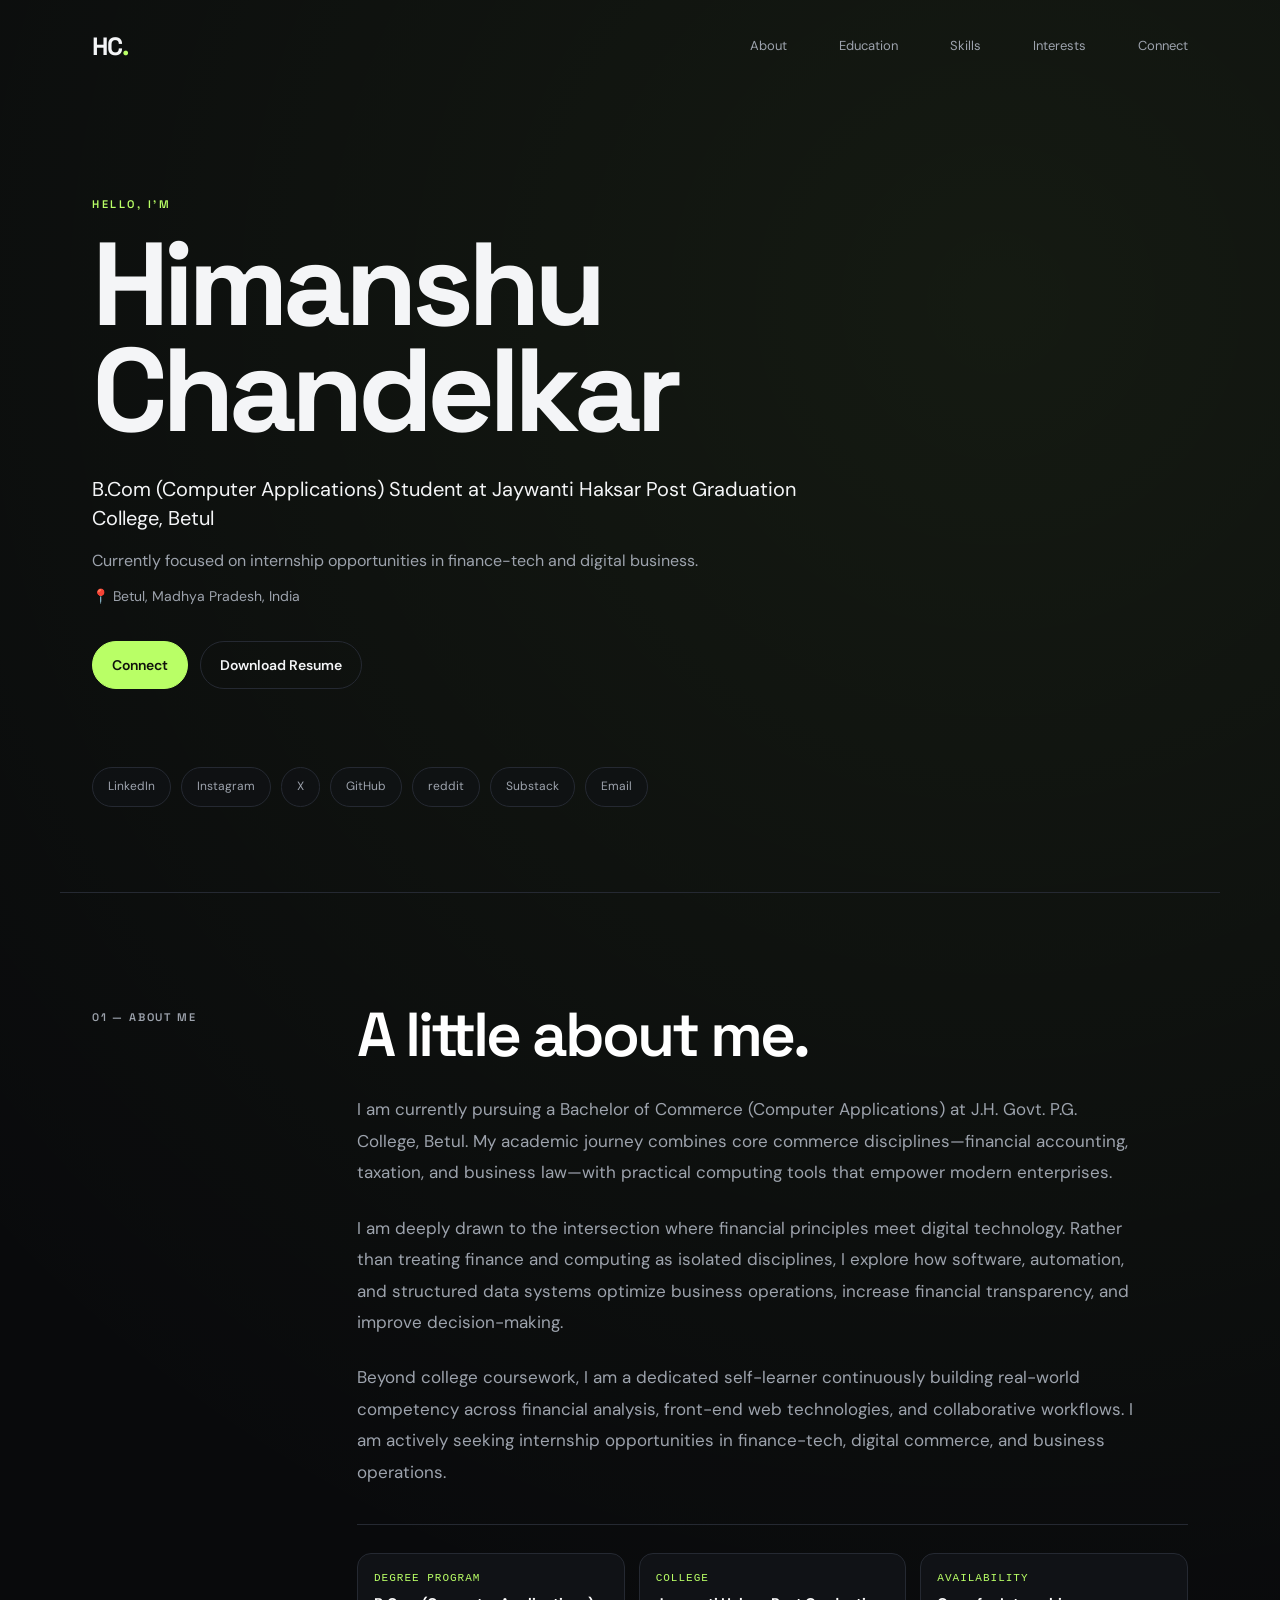
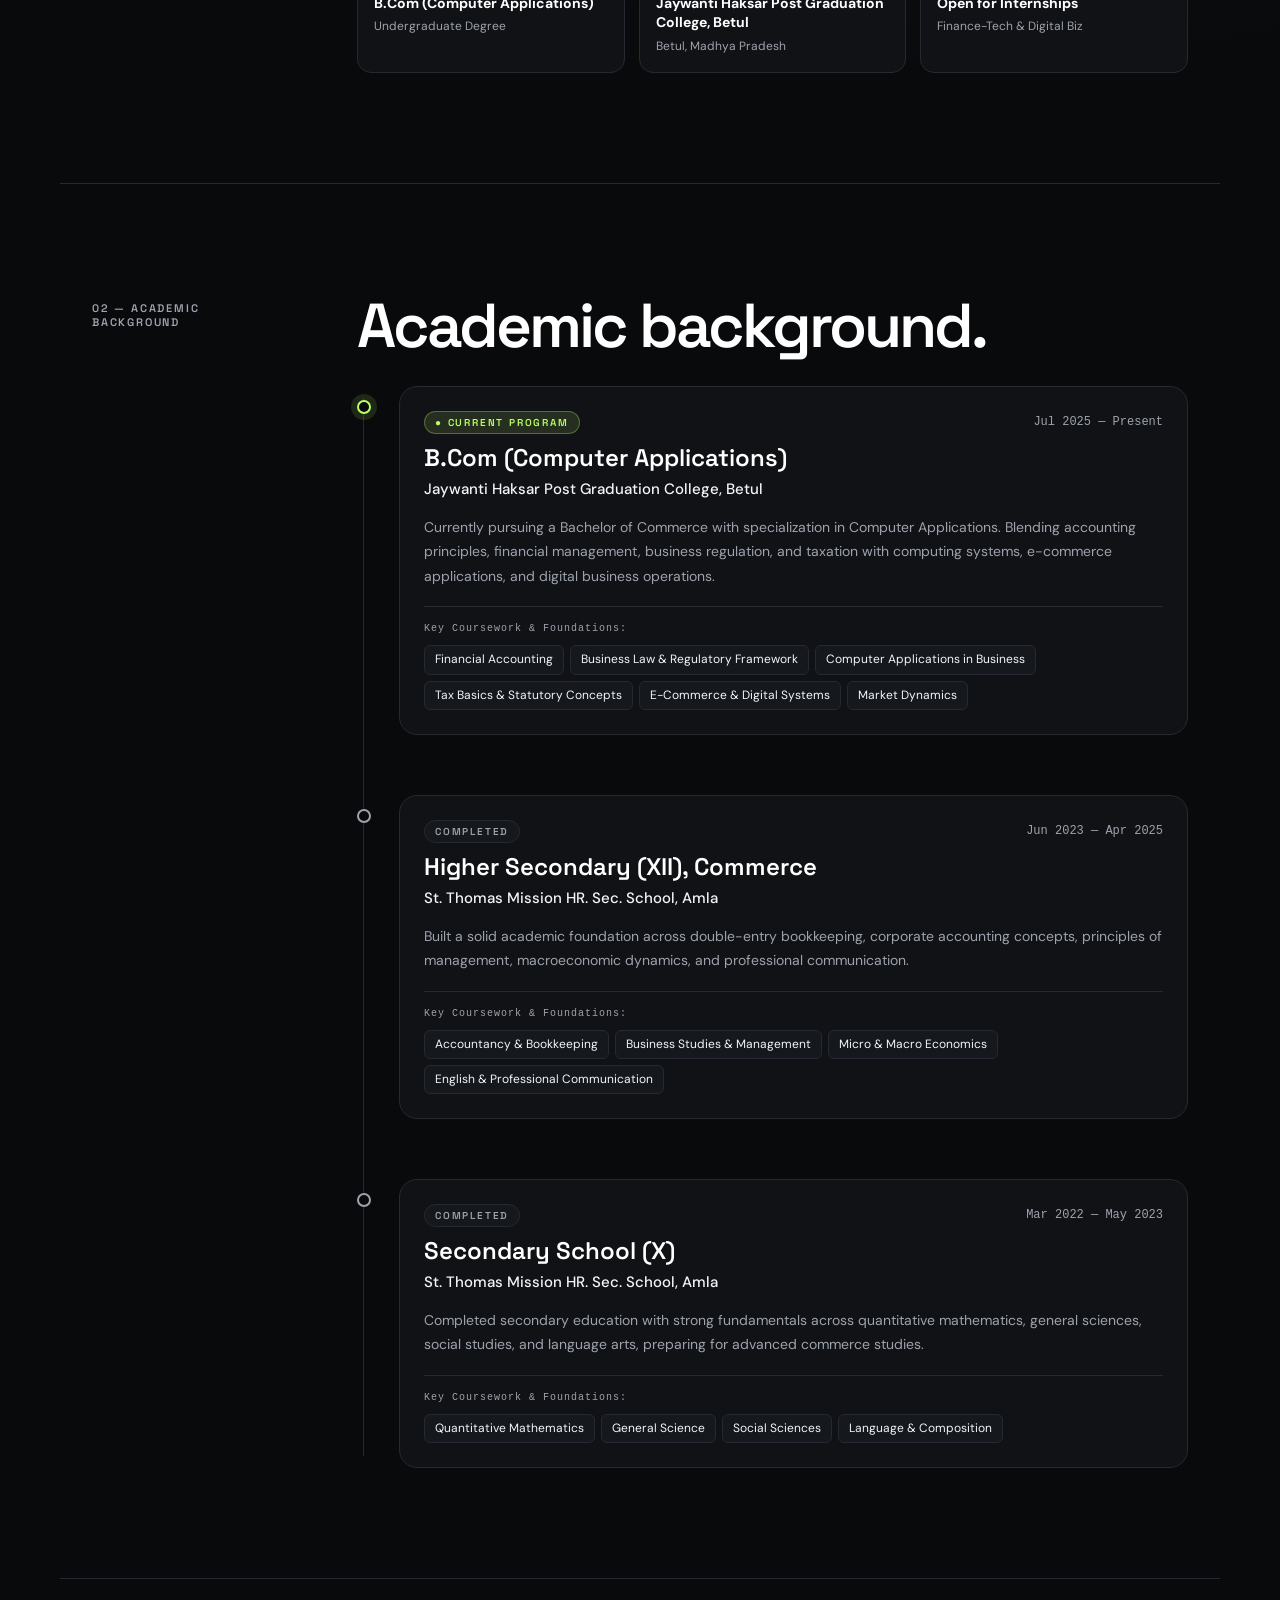
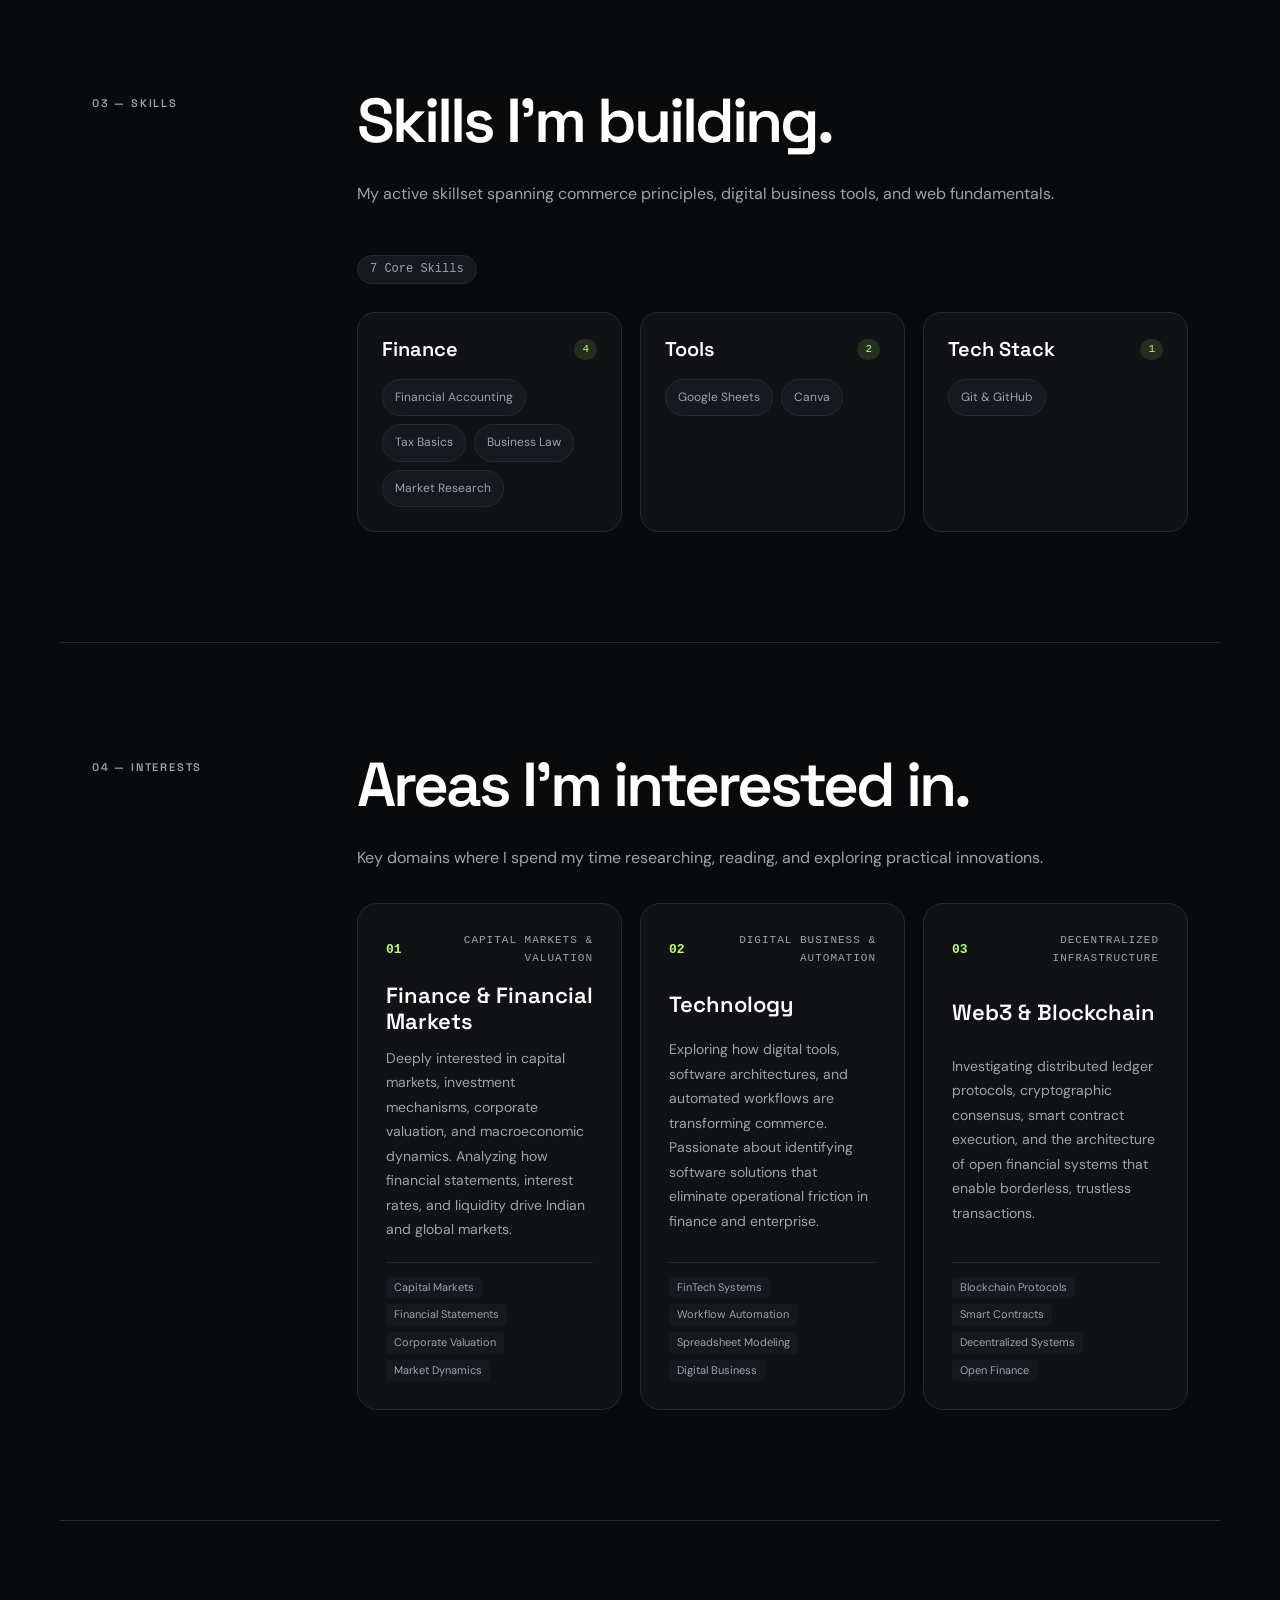
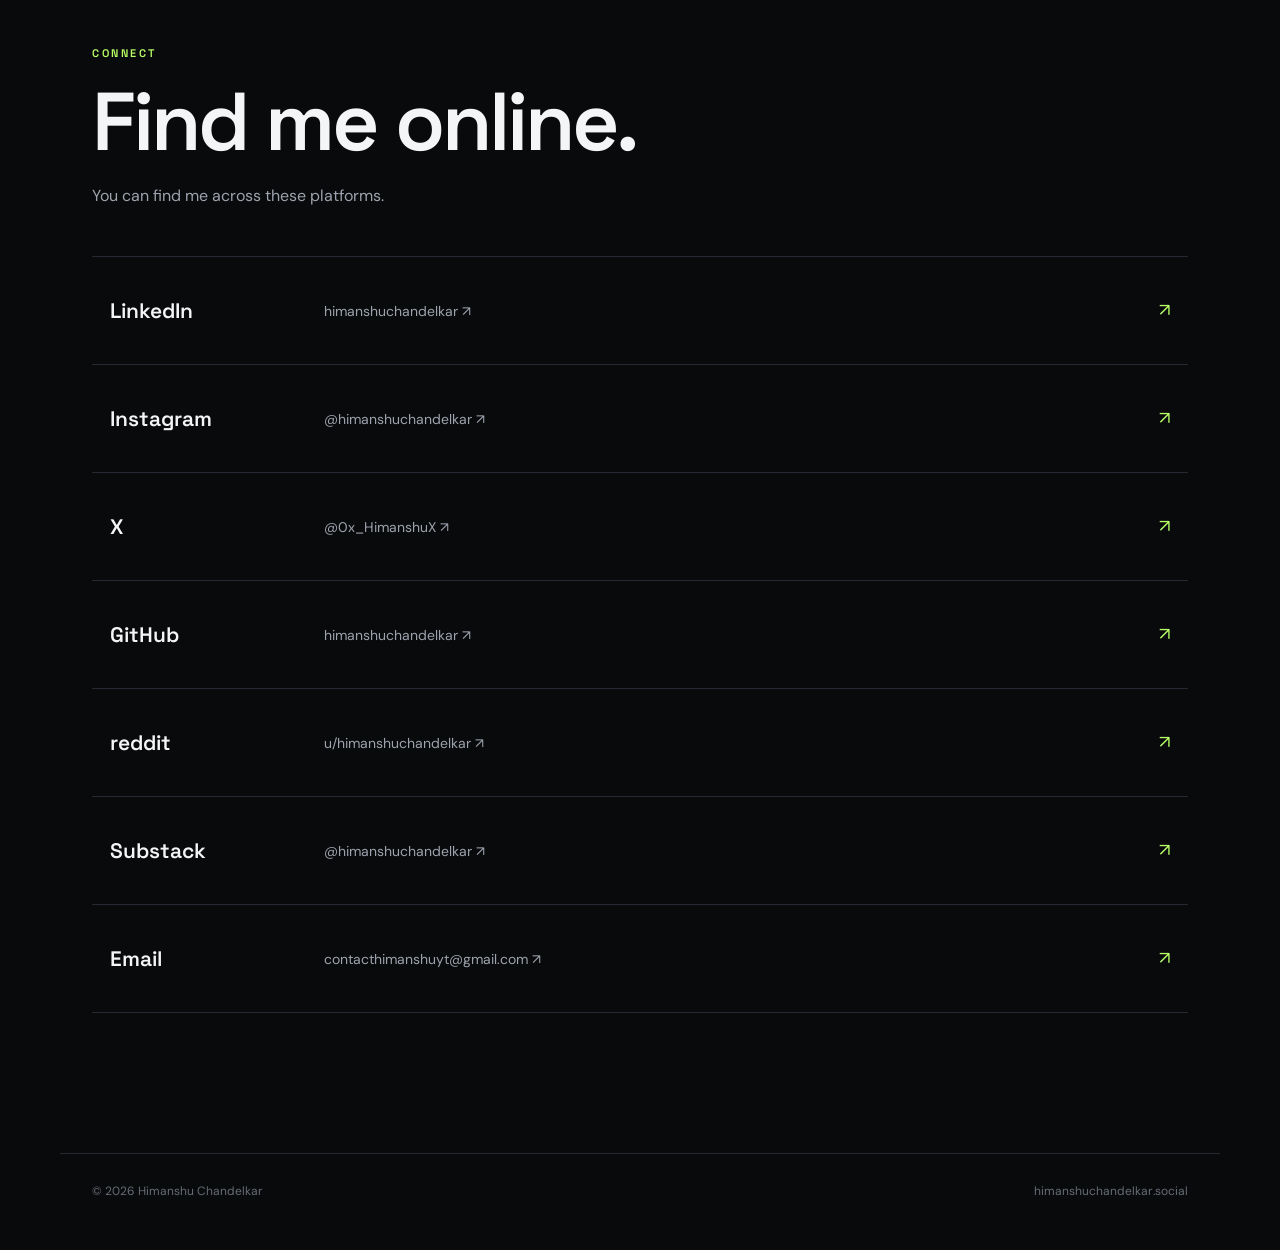
<file: index.html>
<!DOCTYPE html>
<html lang="en">
<head>
<meta charset="UTF-8">
<meta name="viewport" content="width=device-width, initial-scale=1.0">
<meta name="description" content="Personal website of Himanshu Chandelkar, commerce student focused on finance and technology.">
<meta property="og:title" content="Himanshu Chandelkar">
<meta property="og:description" content="Commerce student exploring finance and technology.">
<meta property="og:type" content="website">
<meta property="og:url" content="https://himanshuchandelkar.social/">
<meta property="og:image" content="https://himanshuchandelkar.social/og-image.png">
<meta name="twitter:card" content="summary_large_image">
<meta name="twitter:title" content="Himanshu Chandelkar">
<meta name="twitter:description" content="Commerce student exploring finance and technology.">
<meta name="twitter:image" content="https://himanshuchandelkar.social/og-image.png">
<link rel="icon" href="data:image/svg+xml,%3Csvg xmlns='http://www.w3.org/2000/svg' viewBox='0 0 32 32'%3E%3Crect width='32' height='32' rx='6' fill='%23090a0c'/%3E%3Ctext x='16' y='22' text-anchor='middle' font-size='14' font-family='Arial' fill='%23b9ff66'%3EHC%3C/text%3E%3C/svg%3E">
<title>Himanshu Chandelkar</title>
<link rel="stylesheet" href="style.css">
</head>
<body>
<header class="nav"><a class="brand" href="#top">HC<span>.</span></a><nav id="navLinks"></nav></header>
<main id="top"></main>
<footer><span>© <span id="year"></span> Himanshu Chandelkar</span><span>himanshuchandelkar.social</span></footer>
<script src="renderer.js"></script>
<script src="site.js"></script>
</body>
</html>
</file>
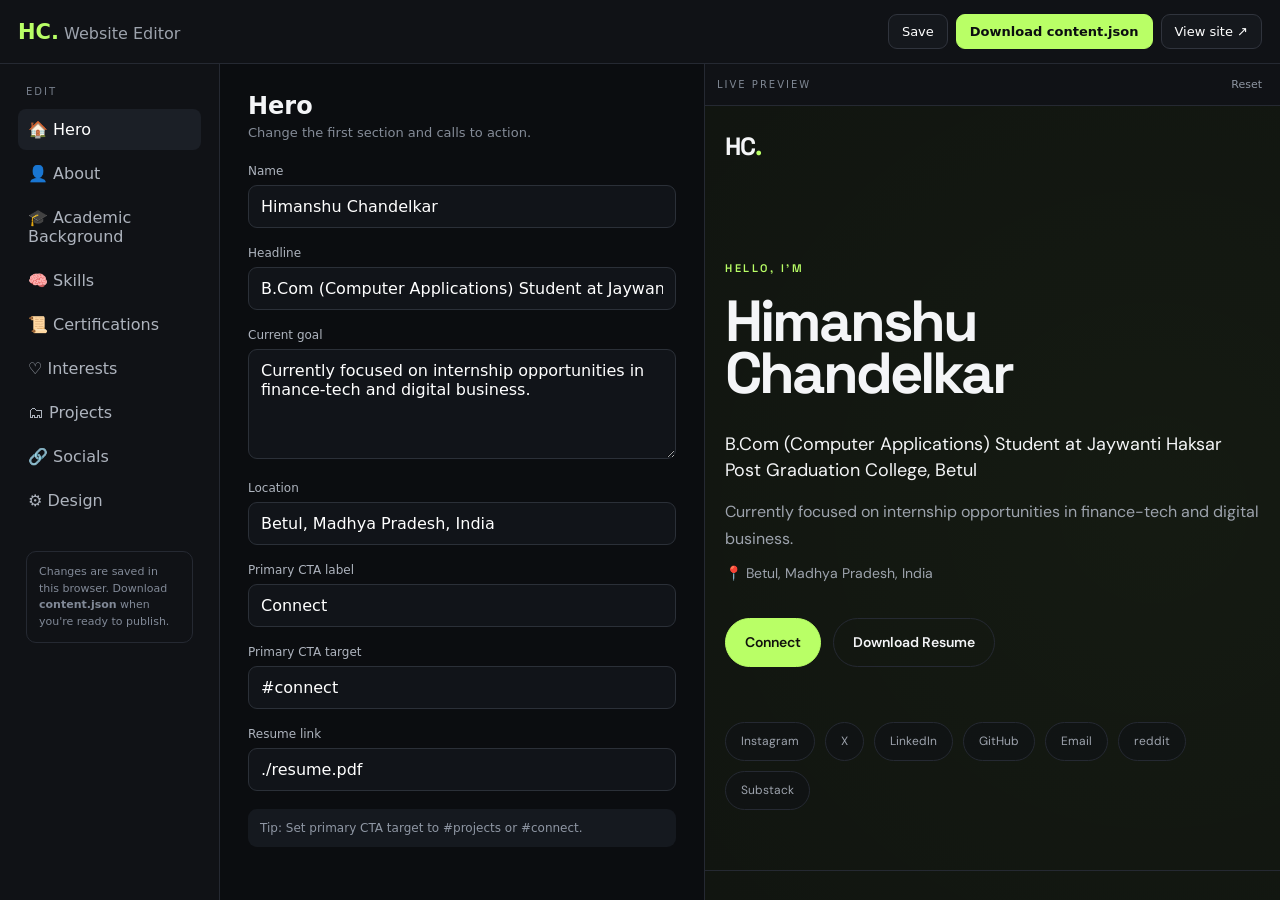
<file: editor.html>
<!DOCTYPE html>
<html lang="en"><head><meta charset="UTF-8"><meta name="viewport" content="width=device-width,initial-scale=1.0"><title>Website Editor — Himanshu Chandelkar</title><link rel="stylesheet" href="editor.css"></head>
<body>
<header><div><b>HC.</b><span> Website Editor</span></div><div class="top-actions"><button id="saveBtn">Save</button><button id="exportBtn" class="primary">Download content.json</button><a href="index.html" target="_blank">View site ↗</a></div></header>
<div class="layout">
<aside><div class="side-title">EDIT</div><button class="tab active" data-tab="hero">🏠 Hero</button><button class="tab" data-tab="about">👤 About</button><button class="tab" data-tab="education">🎓 Academic Background</button><button class="tab" data-tab="skills">🧠 Skills</button><button class="tab" data-tab="certifications">📜 Certifications</button><button class="tab" data-tab="interests">♡ Interests</button><button class="tab" data-tab="projects">🗂 Projects</button><button class="tab" data-tab="socials">🔗 Socials</button><button class="tab" data-tab="design">⚙ Design</button><div class="hint">Changes are saved in this browser. Download <b>content.json</b> when you're ready to publish.</div></aside>
<section class="workspace"><div id="panel"></div></section>
<aside class="preview"><div class="preview-head"><span>LIVE PREVIEW</span><button id="resetBtn">Reset</button></div><iframe id="previewFrame"></iframe></aside>
</div>
<script src="editor.js"></script></body></html>
</file>
<file: style.css>
@import url('https://fonts.googleapis.com/css2?family=DM+Sans:wght@400;500;600&family=Space+Grotesk:wght@400;500;600;700&display=swap');

:root{
  --bg:#090a0c;
  --surface:#101216;
  --surface-2:#15181d;
  --text:#f4f5f7;
  --muted:#9da3ad;
  --line:#252932;
  --accent:#b9ff66;
  --max:1160px;
}

*{box-sizing:border-box;margin:0;padding:0}
html{scroll-behavior:smooth}
body{
  background:
    radial-gradient(circle at 78% 5%, rgba(185,255,102,.065), transparent 24%),
    var(--bg);
  color:var(--text);
  font-family:'DM Sans',sans-serif;
  line-height:1.6;
}
a{color:inherit;text-decoration:none}

/* Navigation */
.nav{
  max-width:var(--max);
  margin:auto;
  padding:30px 32px;
  display:flex;
  justify-content:space-between;
  align-items:center;
}
.brand{
  font:700 25px 'Space Grotesk',sans-serif;
  letter-spacing:-1px;
}
.brand span{color:var(--accent)}
.nav nav{
  display:flex;
  align-items:center;
  gap:52px;
}
.nav nav a{
  color:var(--muted);
  font-size:13px;
  white-space:nowrap;
  transition:color .2s ease;
}
.nav nav a:hover{color:var(--text)}

/* Hero */
.hero{
  max-width:var(--max);
  min-height:82vh;
  margin:auto;
  padding:105px 32px 85px;
  display:flex;
  flex-direction:column;
  justify-content:center;
}
.hero-copy{max-width:900px}
.eyebrow{
  color:var(--accent);
  font:600 11px 'Space Grotesk',sans-serif;
  letter-spacing:2.5px;
  margin-bottom:20px;
}
.hero h1{
  font:700 clamp(64px,9.5vw,118px)/.9 'Space Grotesk',sans-serif;
  letter-spacing:-6px;
}
.hero h1 span{color:#8d939e}
.role{
  max-width:720px;
  color:var(--text);
  font-size:20px;
  line-height:1.45;
  margin-top:32px;
}
.goal{
  max-width:720px;
  color:var(--muted);
  font-size:16px;
  line-height:1.7;
  margin-top:14px;
}
.location{
  color:var(--muted);
  font-size:14px;
  margin-top:10px;
}
.actions{
  display:flex;
  gap:12px;
  margin-top:34px;
  flex-wrap:wrap;
}
.button{
  padding:12px 19px;
  border:1px solid var(--line);
  border-radius:999px;
  font-size:14px;
  font-weight:600;
  transition:.2s ease;
}
.button:hover{transform:translateY(-2px);border-color:#59606c}
.button.primary{background:var(--accent);color:#10120c;border-color:var(--accent)}
.button.secondary{color:var(--text)}
.social-strip{
  display:flex;
  flex-wrap:wrap;
  gap:10px;
  margin-top:78px;
}
.social-strip a{
  border:1px solid var(--line);
  background:rgba(16,18,22,.72);
  padding:9px 15px;
  border-radius:999px;
  color:var(--muted);
  font-size:12px;
  transition:.2s ease;
}
.social-strip a:hover{color:var(--text);border-color:#5a606c;transform:translateY(-2px)}

/* Shared sections */
.section{
  max-width:var(--max);
  margin:auto;
  padding:125px 32px;
  border-top:1px solid var(--line);
  display:grid;
  grid-template-columns:190px minmax(0,1fr);
  gap:75px;
}
.section-label{
  color:var(--muted);
  font:600 11px 'Space Grotesk',sans-serif;
  letter-spacing:1.8px;
  padding-top:7px;
}
.section-content{min-width:0;max-width:850px}
.section h2,.contact h2{
  font:600 clamp(38px,5vw,62px)/1.03 'Space Grotesk',sans-serif;
  letter-spacing:-3px;
  margin-bottom:34px;
}

/* About */
.about-copy>p{
  color:var(--muted);
  max-width:780px;
  margin-bottom:24px;
  font-size:17px;
  line-height:1.85;
}
.about-copy>p:last-child{margin-bottom:0}

/* Education */
.education-timeline{
  position:relative;
  padding-left:42px;
}
.education-timeline::before{
  content:"";
  position:absolute;
  left:6px;
  top:12px;
  bottom:12px;
  width:1px;
  background:var(--line);
}
.education-item{
  position:relative;
  padding:0 0 78px;
}
.education-item:last-child{padding-bottom:0}
.education-marker{
  position:absolute;
  left:-42px;
  top:7px;
  width:14px;
  height:14px;
  border:2px solid #5c6370;
  border-radius:50%;
  background:var(--bg);
}
.education-item.current .education-marker{
  border-color:var(--accent);
  box-shadow:0 0 0 6px rgba(185,255,102,.07);
}
.tag{
  display:inline-block;
  color:var(--accent);
  font:600 10px 'Space Grotesk',sans-serif;
  letter-spacing:1.8px;
  margin-bottom:9px;
}
.education-main h3{
  font:600 27px/1.2 'Space Grotesk',sans-serif;
  margin-bottom:7px;
}
.institution{
  color:var(--text);
  font-size:16px;
}
.muted{
  color:var(--muted);
  font-size:13px;
  margin-top:3px;
}
.education-detail{
  color:var(--muted);
  max-width:760px;
  font-size:14px;
  line-height:1.75;
  margin-top:18px;
}

/* Skills */
.skills-grid{
  display:grid;
  grid-template-columns:repeat(3,minmax(0,1fr));
  gap:18px;
}
.skill-group{
  border:1px solid var(--line);
  border-radius:18px;
  background:linear-gradient(145deg,var(--surface),rgba(16,18,22,.65));
  padding:24px;
}
.skill-group h3{
  font:600 21px/1.2 'Space Grotesk',sans-serif;
  margin-bottom:16px;
}
.skill-tags{
  display:flex;
  flex-wrap:wrap;
  gap:10px;
}
.skill-tags span{
  border:1px solid var(--line);
  border-radius:999px;
  padding:8px 12px;
  font-size:12px;
  color:var(--muted);
}

/* Interests */
.cards{
  display:grid;
  grid-template-columns:repeat(3,minmax(0,1fr));
  gap:18px;
}
.card{
  background:linear-gradient(145deg,var(--surface),rgba(16,18,22,.65));
  border:1px solid var(--line);
  border-radius:20px;
  padding:30px;
  min-height:255px;
  transition:.25s ease;
}
.card:hover{transform:translateY(-5px);border-color:#444a55}
.card>span{
  color:var(--accent);
  font:600 12px 'Space Grotesk',sans-serif;
}
.card h3{
  font:600 24px/1.15 'Space Grotesk',sans-serif;
  margin:52px 0 12px;
}
.card p{color:var(--muted);font-size:14px;line-height:1.7}

/* Projects */
.project-list{
  display:grid;
  grid-template-columns:repeat(2,minmax(0,1fr));
  gap:18px;
}
.project-card{
  border:1px solid var(--line);
  border-radius:18px;
  background:linear-gradient(145deg,var(--surface),rgba(16,18,22,.65));
  padding:26px;
}
.project-card h3{
  font:600 24px/1.2 'Space Grotesk',sans-serif;
  margin-bottom:12px;
}
.project-summary{
  color:var(--muted);
  font-size:15px;
  margin-bottom:14px;
}
.project-meta{
  font-size:13px;
  color:var(--muted);
  margin-bottom:8px;
}
.project-meta strong{color:var(--text)}
.project-link{
  display:inline-block;
  margin-top:10px;
  color:var(--accent);
  font-size:13px;
}

/* Connect — deliberately spacious */
.contact{
  max-width:var(--max);
  margin:auto;
  padding:125px 32px 140px;
  border-top:1px solid var(--line);
}
.contact h2{
  font-size:clamp(48px,7vw,82px);
  margin:15px 0 18px;
}
.contact-intro{
  color:var(--muted);
  margin-bottom:48px;
}
.connect-list{
  width:100%;
  max-width:100%;
  border-top:1px solid var(--line);
}
.connect-list>a{
  min-height:108px;
  padding:27px 18px;
  display:grid;
  grid-template-columns:180px minmax(0,1fr) 24px;
  align-items:center;
  column-gap:34px;
  border-bottom:1px solid var(--line);
  transition:background .2s ease,padding .2s ease;
}
.connect-list>a:hover{
  background:rgba(255,255,255,.018);
  padding-left:28px;
  padding-right:28px;
}
.connect-list strong{
  font:600 21px 'Space Grotesk',sans-serif;
}
.connect-list span{
  color:var(--muted);
  font-size:14px;
  overflow-wrap:anywhere;
}
.connect-list>a::after{
  content:"↗";
  color:var(--accent);
  font-size:18px;
  text-align:right;
}

/* Footer */
footer{
  max-width:var(--max);
  margin:auto;
  padding:28px 32px 48px;
  border-top:1px solid var(--line);
  display:flex;
  justify-content:space-between;
  color:#666c76;
  font-size:12px;
}

/* Mobile */
@media(max-width:820px){
  .nav{padding:24px 20px}
  .nav nav{gap:25px}
  .hero{padding:75px 20px 60px;min-height:76vh}
  .hero h1{letter-spacing:-4px}
  .role{font-size:18px}
  .section{
    grid-template-columns:1fr;
    gap:28px;
    padding:90px 20px;
  }
  .section-label{padding-top:0}
  .cards,.skills-grid,.project-list{grid-template-columns:1fr}
  .contact{padding:90px 20px 105px}
  .connect-list>a{
    min-height:96px;
    grid-template-columns:120px minmax(0,1fr) 20px;
    column-gap:20px;
    padding:24px 8px;
  }
  .connect-list strong{font-size:18px}
  footer{padding:25px 20px 35px}
}

@media(max-width:600px){
  .nav nav{display:none}
  .hero h1{font-size:58px;letter-spacing:-3px}
  .social-strip{margin-top:55px}
  .education-timeline{padding-left:30px}
  .education-marker{left:-30px}
  .education-main h3{font-size:23px}
  .connect-list>a{
    grid-template-columns:1fr auto;
    row-gap:6px;
    min-height:88px;
    padding:20px 4px;
  }
  .connect-list strong{grid-column:1}
  .connect-list span{
    grid-column:1;
    font-size:12px;
  }
  .connect-list>a::after{
    grid-column:2;
    grid-row:1 / span 2;
  }
  .connect-list>a:hover{padding-left:12px;padding-right:12px}
  footer{flex-direction:column;gap:8px}
}



/* Exact section design ported from the new portfolio reference */
:root{--heading:var(--text);--accent-badge:rgba(185,255,102,.10)}
/* About Section */
.about-copy>p{
  color:var(--muted);
  max-width:780px;
  margin-bottom:24px;
  font-size:17px;
  line-height:1.85;
}
.about-highlights-grid{
  display:grid;
  grid-template-columns:repeat(3,minmax(0,1fr));
  gap:14px;
  margin-top:36px;
  padding-top:28px;
  border-top:1px solid var(--line);
}
.highlight-card{
  background:var(--surface);
  border:1px solid var(--line);
  border-radius:14px;
  padding:16px;
  display:flex;
  flex-direction:column;
}
.highlight-label{
  font-size:11px;
  font-family:monospace;
  text-transform:uppercase;
  letter-spacing:1px;
  color:var(--accent);
  margin-bottom:6px;
}
.highlight-card strong{
  font-size:14px;
  color:var(--text);
  margin-bottom:4px;
}
.highlight-sub{
  font-size:12px;
  color:var(--muted);
}

/* Education / Academic Background */
.education-timeline{
  position:relative;
  padding-left:42px;
}
.education-timeline::before{
  content:"";
  position:absolute;
  left:6px;
  top:12px;
  bottom:12px;
  width:1px;
  background:var(--line);
}
.education-item{
  position:relative;
  padding:0 0 60px;
}
.education-item:last-child{padding-bottom:0}
.education-marker{
  position:absolute;
  left:-42px;
  top:14px;
  width:14px;
  height:14px;
  border:2px solid var(--muted);
  border-radius:50%;
  background:var(--bg);
}
.education-item.current .education-marker{
  border-color:var(--accent);
  box-shadow:0 0 0 6px rgba(185,255,102,.10);
}
.education-main{
  background:var(--surface);
  border:1px solid var(--line);
  border-radius:18px;
  padding:24px;
}
.edu-top-meta{
  display:flex;
  justify-content:space-between;
  align-items:center;
  margin-bottom:10px;
  flex-wrap:wrap;
  gap:8px;
}
.tag{
  display:inline-block;
  font:600 10px 'Space Grotesk',sans-serif;
  letter-spacing:1.8px;
  padding:4px 10px;
  border-radius:999px;
  text-transform:uppercase;
}
.current-tag{
  color:var(--accent);
  background:rgba(185,255,102,.10);
  border:1px solid rgba(185,255,102,0.3);
}
.past-tag{
  color:var(--muted);
  background:var(--surface-2);
  border:1px solid var(--line);
}
.education-main h3{
  font:600 24px/1.2 'Space Grotesk',sans-serif;
  margin-bottom:4px;
  color:var(--text);
}
.institution{
  color:var(--text);
  font-size:15px;
  font-weight:500;
}
.muted{
  color:var(--muted);
  font-size:12px;
  font-family:monospace;
}
.education-detail{
  color:var(--muted);
  font-size:14px;
  line-height:1.75;
  margin-top:14px;
}
.course-highlights-box{
  margin-top:18px;
  padding-top:14px;
  border-top:1px solid var(--line);
}
.course-label{
  font-size:10px;
  font-family:monospace;
  letter-spacing:1px;
  color:var(--muted);
  display:block;
  margin-bottom:8px;
}
.course-pills{
  display:flex;
  flex-wrap:wrap;
  gap:6px;
}
.course-pills span{
  font-size:12px;
  padding:4px 10px;
  border-radius:6px;
  background:var(--surface-2);
  border:1px solid var(--line);
  color:var(--text);
}

/* Skills */
.section-header-row{
  display:flex;
  justify-content:space-between;
  align-items:flex-end;
  gap:16px;
  margin-bottom:28px;
  flex-wrap:wrap;
}
.verified-pill{
  font-size:12px;
  font-family:monospace;
  color:var(--muted);
  background:var(--surface-2);
  border:1px solid var(--line);
  padding:4px 12px;
  border-radius:999px;
  white-space:nowrap;
}
.skills-grid{
  display:grid;
  grid-template-columns:repeat(3,minmax(0,1fr));
  gap:18px;
}
.skill-group{
  border:1px solid var(--line);
  border-radius:18px;
  background:var(--surface);
  padding:24px;
  display:flex;
  flex-direction:column;
  justify-content:space-between;
}
.skill-group-head{
  display:flex;
  justify-content:space-between;
  align-items:center;
  margin-bottom:6px;
}
.skill-group h3{
  font:600 20px/1.2 'Space Grotesk',sans-serif;
  color:var(--text);
}
.count-tag{
  font-size:11px;
  font-family:monospace;
  color:var(--accent);
  background:rgba(185,255,102,.10);
  padding:2px 8px;
  border-radius:999px;
}
.group-subtitle{
  font-size:13px;
  color:var(--muted);
  line-height:1.5;
  margin-bottom:18px;
}
.skill-tags{
  display:flex;
  flex-wrap:wrap;
  gap:8px;
}
.skill-pill{
  border:1px solid var(--line);
  border-radius:999px;
  padding:7px 12px;
  font-size:12px;
  color:var(--text);
  background:var(--surface-2);
  cursor:pointer;
  transition:.2s;
}
.skill-pill:hover{
  border-color:var(--accent);
  transform:translateY(-1px);
}

/* Interests */
.cards{
  display:grid;
  grid-template-columns:repeat(3,minmax(0,1fr));
  gap:18px;
}
.card{
  background:var(--surface);
  border:1px solid var(--line);
  border-radius:20px;
  padding:28px;
  min-height:280px;
  display:flex;
  flex-direction:column;
  justify-content:space-between;
  transition:.25s ease;
}
.card:hover{transform:translateY(-4px);border-color:var(--accent)}
.card-head{
  display:flex;
  justify-content:space-between;
  align-items:center;
  margin-bottom:16px;
}
.card-num{
  color:var(--accent);
  font:600 13px monospace;
}
.card-sub{
  font-size:11px;
  font-family:monospace;
  text-transform:uppercase;
  letter-spacing:1px;
  color:var(--muted);
}
.card h3{
  font:600 22px/1.15 'Space Grotesk',sans-serif;
  margin-bottom:12px;
  color:var(--text);
}
.card p{color:var(--muted);font-size:14px;line-height:1.75}
.interest-pills{
  margin-top:20px;
  padding-top:14px;
  border-top:1px solid var(--line);
  display:flex;
  flex-wrap:wrap;
  gap:6px;
}
.interest-pills span{
  font-size:11px;
  padding:2px 8px;
  border-radius:4px;
  background:var(--surface-2);
  color:var(--muted);
}


.education-badge-row{display:flex;justify-content:space-between;align-items:center;gap:8px;flex-wrap:wrap;margin-bottom:10px}
.badge{display:inline-block;font:600 10px 'Space Grotesk',sans-serif;letter-spacing:1.2px;padding:4px 10px;border-radius:999px;text-transform:uppercase}
.badge-current{color:var(--accent);background:var(--accent-badge);border:1px solid rgba(185,255,102,.3)}
.badge-done{color:var(--muted);background:var(--surface-2);border:1px solid var(--line)}
.education-period{font-size:12px;color:var(--muted);font-family:monospace}
.education-inst{color:var(--text);font-size:15px;font-weight:500}
@media(max-width:860px){.skills-grid,.cards,.about-highlights-grid{grid-template-columns:1fr}}



/* Section design tokens shared with the new portfolio reference */
:root{
  --heading:#ffffff;
  --accent-badge:rgba(185,255,102,0.12);
}

/* Shared sections — match the reference spacing and typography */
.section{
  padding:110px 32px;
  scroll-margin-top:18px;
}
.section h2{
  font:600 clamp(38px,5vw,62px)/1.03 'Space Grotesk',sans-serif;
  letter-spacing:-3px;
  margin-bottom:28px;
  color:var(--heading);
}
.section-intro{
  color:var(--muted);
  font-size:16px;
  line-height:1.65;
  margin:0 0 32px;
}

/* About */
.about-copy>p{
  color:var(--muted);
  max-width:780px;
  margin-bottom:24px;
  font-size:17px;
  line-height:1.85;
}
.about-highlights-grid{
  display:grid;
  grid-template-columns:repeat(3,minmax(0,1fr));
  gap:14px;
  margin-top:36px;
  padding-top:28px;
  border-top:1px solid var(--line);
}
.highlight-card{
  background:var(--surface);
  border:1px solid var(--line);
  border-radius:14px;
  padding:16px;
  display:flex;
  flex-direction:column;
  min-width:0;
}
.highlight-label{
  font-size:11px;
  font-family:monospace;
  text-transform:uppercase;
  letter-spacing:1px;
  color:var(--accent);
  margin-bottom:6px;
}
.highlight-card strong{
  font-size:14px;
  line-height:1.4;
  color:var(--heading);
  margin-bottom:4px;
  overflow-wrap:anywhere;
}
.highlight-sub{font-size:12px;color:var(--muted)}

/* Academic Background */
.education-timeline{position:relative;padding-left:42px}
.education-timeline::before{
  content:"";position:absolute;left:6px;top:12px;bottom:12px;
  width:1px;background:var(--line);
}
.education-item{position:relative;padding:0 0 60px}
.education-item:last-child{padding-bottom:0}
.education-marker{
  position:absolute;left:-42px;top:14px;width:14px;height:14px;
  border:2px solid var(--muted);border-radius:50%;background:var(--bg);
}
.education-item.current .education-marker{
  border-color:var(--accent);box-shadow:0 0 0 6px var(--accent-badge);
}
.education-main{
  background:var(--surface);border:1px solid var(--line);
  border-radius:18px;padding:24px;
}
.education-badge-row{
  display:flex;justify-content:space-between;align-items:center;
  margin-bottom:10px;flex-wrap:wrap;gap:8px;
}
.badge{
  display:inline-block;font:600 10px 'Space Grotesk',sans-serif;
  letter-spacing:1.8px;padding:4px 10px;border-radius:999px;text-transform:uppercase;
}
.badge-current{color:var(--accent);background:var(--accent-badge);border:1px solid rgba(185,255,102,.3)}
.badge-done{color:var(--muted);background:var(--surface-2);border:1px solid var(--line)}
.education-period{font-size:12px;color:var(--muted);font-family:monospace}
.education-main h3{
  font:600 24px/1.2 'Space Grotesk',sans-serif;
  margin:0 0 4px;color:var(--heading);
}
.education-inst{color:var(--text);font-size:15px;font-weight:500}
.education-detail{color:var(--muted);font-size:14px;line-height:1.75;margin-top:14px}
.course-highlights-box{margin-top:18px;padding-top:14px;border-top:1px solid var(--line)}
.course-label{font-size:10px;font-family:monospace;letter-spacing:1px;color:var(--muted);display:block;margin-bottom:8px}
.course-pills{display:flex;flex-wrap:wrap;gap:6px}
.course-pills span{
  font-size:12px;padding:4px 10px;border-radius:6px;
  background:var(--surface-2);border:1px solid var(--line);color:var(--text);
}

/* Skills — the same card system as the source portfolio */
.section-header-row{
  display:flex;justify-content:space-between;align-items:flex-end;
  gap:16px;margin-bottom:28px;flex-wrap:wrap;
}
.verified-pill{
  font-size:12px;font-family:monospace;color:var(--muted);
  background:var(--surface-2);border:1px solid var(--line);
  padding:4px 12px;border-radius:999px;white-space:nowrap;
}
.skills-grid{display:grid;grid-template-columns:repeat(3,minmax(0,1fr));gap:18px}
.skill-group{
  min-width:0;border:1px solid var(--line);border-radius:18px;
  background:var(--surface);padding:24px;display:flex;
  flex-direction:column;justify-content:space-between;
}
.skill-group-head{display:flex;justify-content:space-between;align-items:center;gap:8px;margin-bottom:6px}
.skill-group h3{font:600 20px/1.2 'Space Grotesk',sans-serif;color:var(--heading);margin:0}
.count-tag{font-size:11px;font-family:monospace;color:var(--accent);background:var(--accent-badge);padding:2px 8px;border-radius:999px;white-space:nowrap}
.group-subtitle{font-size:13px;color:var(--muted);line-height:1.5;margin:0 0 18px}
.skill-tags{display:flex;flex-wrap:wrap;gap:8px}
.skill-pill{
  display:inline-flex;align-items:center;border:1px solid var(--line);
  border-radius:999px;padding:7px 12px;font-size:12px;
  color:var(--heading);background:var(--surface-2);cursor:pointer;transition:.2s;
}
.skill-pill:hover{border-color:var(--accent);transform:translateY(-1px)}

/* Interests — restore the original three-card desktop layout */
.cards{display:grid;grid-template-columns:repeat(3,minmax(0,1fr));gap:18px}
.card{
  min-width:0;background:var(--surface);border:1px solid var(--line);
  border-radius:20px;padding:28px;min-height:280px;
  display:flex;flex-direction:column;justify-content:space-between;transition:.25s ease;
}
.card:hover{transform:translateY(-4px);border-color:var(--accent)}
.card-head{display:flex;justify-content:space-between;align-items:center;gap:12px;margin-bottom:16px}
.card-num{color:var(--accent);font:600 13px monospace}
.card-sub{font-size:11px;font-family:monospace;text-transform:uppercase;letter-spacing:1px;color:var(--muted);text-align:right}
.card h3{font:600 22px/1.15 'Space Grotesk',sans-serif;margin:0 0 12px;color:var(--heading)}
.card p{color:var(--muted);font-size:14px;line-height:1.75}
.interest-pills{
  margin-top:20px;padding-top:14px;border-top:1px solid var(--line);
  display:flex;flex-wrap:wrap;gap:6px;
}
.interest-pills span{font-size:11px;padding:2px 8px;border-radius:4px;background:var(--surface-2);color:var(--muted)}

/* Certifications — harmonized with the same surface, border and type system */
.certifications-grid{display:grid;grid-template-columns:repeat(2,minmax(0,1fr));gap:18px}
.certification-card{
  min-width:0;min-height:190px;padding:24px;border:1px solid var(--line);
  border-radius:18px;background:var(--surface);display:flex;flex-direction:column;
}
.certification-top{display:flex;justify-content:space-between;align-items:center;gap:12px;margin-bottom:18px}
.certification-issuer{color:var(--accent);font:600 11px 'Space Grotesk',sans-serif;letter-spacing:1px;text-transform:uppercase}
.certification-date{color:var(--muted);font-size:11px;white-space:nowrap;font-family:monospace}
.certification-card h3{font:600 19px/1.35 'Space Grotesk',sans-serif;color:var(--heading);margin:0 0 12px}
.credential-id{color:var(--muted);font-size:11px;overflow-wrap:anywhere}
.certification-skills{display:flex;flex-wrap:wrap;gap:7px;margin-top:auto;padding-top:16px}
.certification-skills span{padding:6px 9px;border:1px solid var(--line);border-radius:999px;background:var(--surface-2);color:var(--muted);font-size:10px}
.certification-link{display:inline-block;margin-top:16px;color:var(--accent);font-size:12px}

/* Responsive layout follows the reference breakpoints without cramped cards */
@media(max-width:1000px){
  .section{grid-template-columns:1fr;gap:28px;padding:90px 24px}
  .section-label{padding-top:0}
  .cards,.skills-grid{grid-template-columns:repeat(2,minmax(0,1fr))}
  .about-highlights-grid{grid-template-columns:repeat(3,minmax(0,1fr))}
}
@media(max-width:700px){
  .section{padding:72px 20px}
  .cards,.skills-grid,.certifications-grid{grid-template-columns:1fr}
  .about-highlights-grid{grid-template-columns:1fr}
  .education-timeline{padding-left:30px}
  .education-marker{left:-30px}
  .education-badge-row{align-items:flex-start}
  .card{min-height:250px}
}
</file>
<file: editor.css>
*{box-sizing:border-box}body{margin:0;background:#0b0d10;color:#f4f5f7;font-family:Inter,system-ui,sans-serif}button,input,textarea{font:inherit}button{cursor:pointer}.top-actions button,.top-actions a{border:1px solid #30343d;background:#15181d;color:#fff;border-radius:9px;padding:9px 13px;text-decoration:none;font-size:13px}.top-actions .primary{background:#b9ff66;color:#0b0d10;border-color:#b9ff66;font-weight:700}header{height:64px;border-bottom:1px solid #252932;display:flex;align-items:center;justify-content:space-between;padding:0 18px;background:#101216;position:sticky;top:0;z-index:5}header b{font-size:21px;color:#b9ff66}header span{color:#9da3ad}.top-actions{display:flex;gap:8px;align-items:center}.layout{display:grid;grid-template-columns:220px minmax(360px,1fr) minmax(380px,45vw);min-height:calc(100vh - 64px)}aside{background:#101216;border-right:1px solid #252932;padding:18px}.preview{border-left:1px solid #252932;border-right:0;padding:0;display:flex;flex-direction:column}.side-title{font-size:10px;letter-spacing:2px;color:#777f8c;margin:4px 8px 12px}.tab{display:block;width:100%;text-align:left;border:0;background:transparent;color:#aeb4be;padding:11px 10px;border-radius:8px;margin-bottom:3px}.tab.active,.tab:hover{background:#1b1f26;color:#fff}.hint{margin:30px 8px 0;padding:12px;border:1px solid #252932;border-radius:10px;color:#818997;font-size:11px;line-height:1.5}.workspace{padding:28px;overflow:auto;max-height:calc(100vh - 64px)}.panel-title{font-size:24px;margin:0 0 5px}.panel-sub{color:#858c98;font-size:13px;margin:0 0 24px}.field{margin:0 0 18px}.field label{display:block;font-size:12px;color:#aeb4be;margin-bottom:7px}.field input,.field textarea{width:100%;background:#111419;border:1px solid #2b3038;border-radius:9px;color:#fff;padding:11px 12px;outline:none}.field input:focus,.field textarea:focus{border-color:#b9ff66}.field textarea{min-height:110px;resize:vertical}.row{display:grid;grid-template-columns:1fr 1fr;gap:12px}.item{border:1px solid #292e37;background:#111419;border-radius:12px;padding:15px;margin-bottom:12px}.item-head{display:flex;justify-content:space-between;align-items:center;margin-bottom:12px}.item-head strong{font-size:13px}.mini{border:1px solid #30343d;background:#181b21;color:#bbb;border-radius:7px;padding:5px 8px;font-size:11px}.danger{color:#ff8f8f}.add{width:100%;padding:11px;border:1px dashed #39404a;background:transparent;color:#b9ff66;border-radius:9px}.check{display:flex;align-items:center;gap:9px;color:#b7bdc6;font-size:13px}.check input{accent-color:#b9ff66}.swatches{display:grid;grid-template-columns:1fr 1fr;gap:12px}.preview-head{height:44px;border-bottom:1px solid #252932;display:flex;align-items:center;justify-content:space-between;padding:0 12px;font-size:10px;letter-spacing:2px;color:#7f8793}.preview-head button{background:transparent;color:#8d95a1;border:0;font-size:11px}.preview iframe{width:100%;height:100%;border:0;background:#090a0c}.notice{padding:12px;border-radius:9px;background:#15191f;color:#8f97a4;font-size:12px;margin-top:15px}.section-order{display:flex;flex-direction:column;gap:8px}.order-row{display:flex;justify-content:space-between;align-items:center;padding:12px;background:#15181d;border:1px solid #292e37;border-radius:9px}.order-row button{margin-left:5px}.saved{color:#b9ff66;font-size:12px;margin-left:8px}
@media(max-width:1000px){.layout{grid-template-columns:190px 1fr}.preview{display:none}}@media(max-width:650px){header{height:auto;gap:10px;align-items:flex-start;padding:13px;flex-direction:column}.layout{display:block}.workspace{max-height:none;padding:20px}aside{border-right:0;border-bottom:1px solid #252932}.tab{display:inline-block;width:auto;margin-right:4px}.hint{display:none}.top-actions{flex-wrap:wrap}.row,.swatches{grid-template-columns:1fr}}

.editor-select{width:100%;background:#111419;border:1px solid #2b3038;border-radius:9px;color:#fff;padding:11px 12px;min-height:42px}
.mini:disabled,.add:disabled{opacity:.35;cursor:not-allowed}
.order-row>span:last-child{display:flex;gap:4px;align-items:center;flex-wrap:wrap}
</file>
